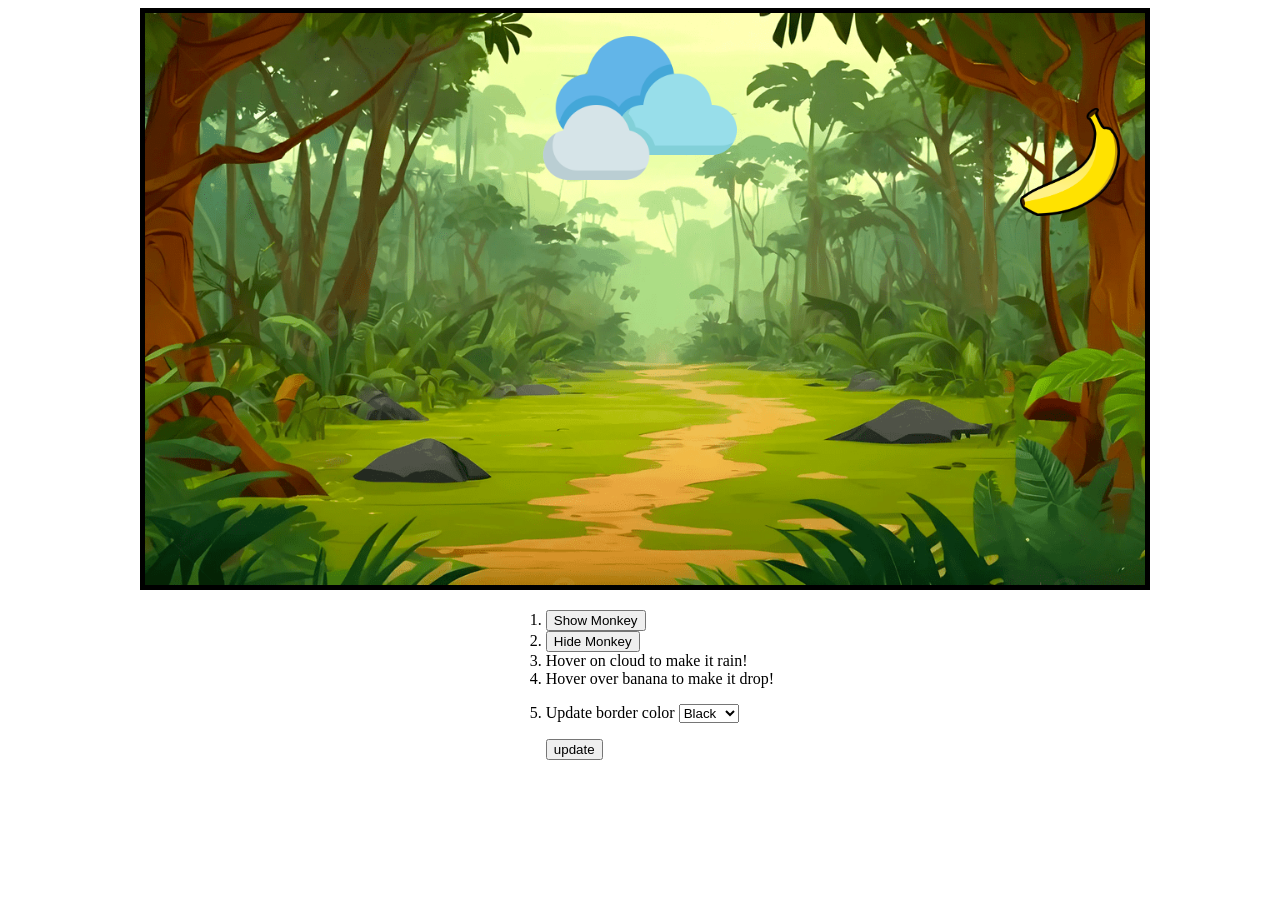
<file: week6/index.html>
<!doctype html>
<html lang="en">
  <head>
    <meta charset="UTF-8" />
    <meta name="viewport" content="width=device-width, initial-scale=1.0" />
    <title>Document</title>
    <style>
      @import url("https://fonts.googleapis.com/css2?family=Geologica:wght@400;600;700&display=swap");
    </style>
    <link rel="stylesheet" href="./styles.css" />
  </head>
  <body>
    <div class="forest-container">
      <img src="./assets/jungle.jpg" id="jungle" />
      <div>
        <img src="./assets/monkey.png" class="monkey" id="monkey" />
      </div>
      <div>
        <img src="./assets/clouds.png" class="clouds" id="clouds" />
      </div>
      <div>
        <img src="./assets/rain.png" class="rain" id="rain" />
      </div>
      <div>
        <img src="./assets/banana.png" class="banana" id="banana" />
      </div>
    </div>

    <div>
      <ol>
        <li>
          <button onclick="showMonkey()">Show Monkey</button>
        </li>
        <li>
          <button onclick="hideMonkey()">Hide Monkey</button>
        </li>
        <li>Hover on cloud to make it rain!</li>
        <li>Hover over banana to make it drop!</li>
        <li>
          <p>
            Update border color
            <select name="colors" id="colors">
              <option value="black">Black</option>
              <option value="red">Red</option>
              <option value="blue">Blue</option>
              <option value="green">Green</option>
            </select>
          </p>
          <button onclick="updateBorderColor()">update</button>
        </li>
      </ol>
    </div>

    <script src="script.js"></script>
  </body>
</html>
</file>
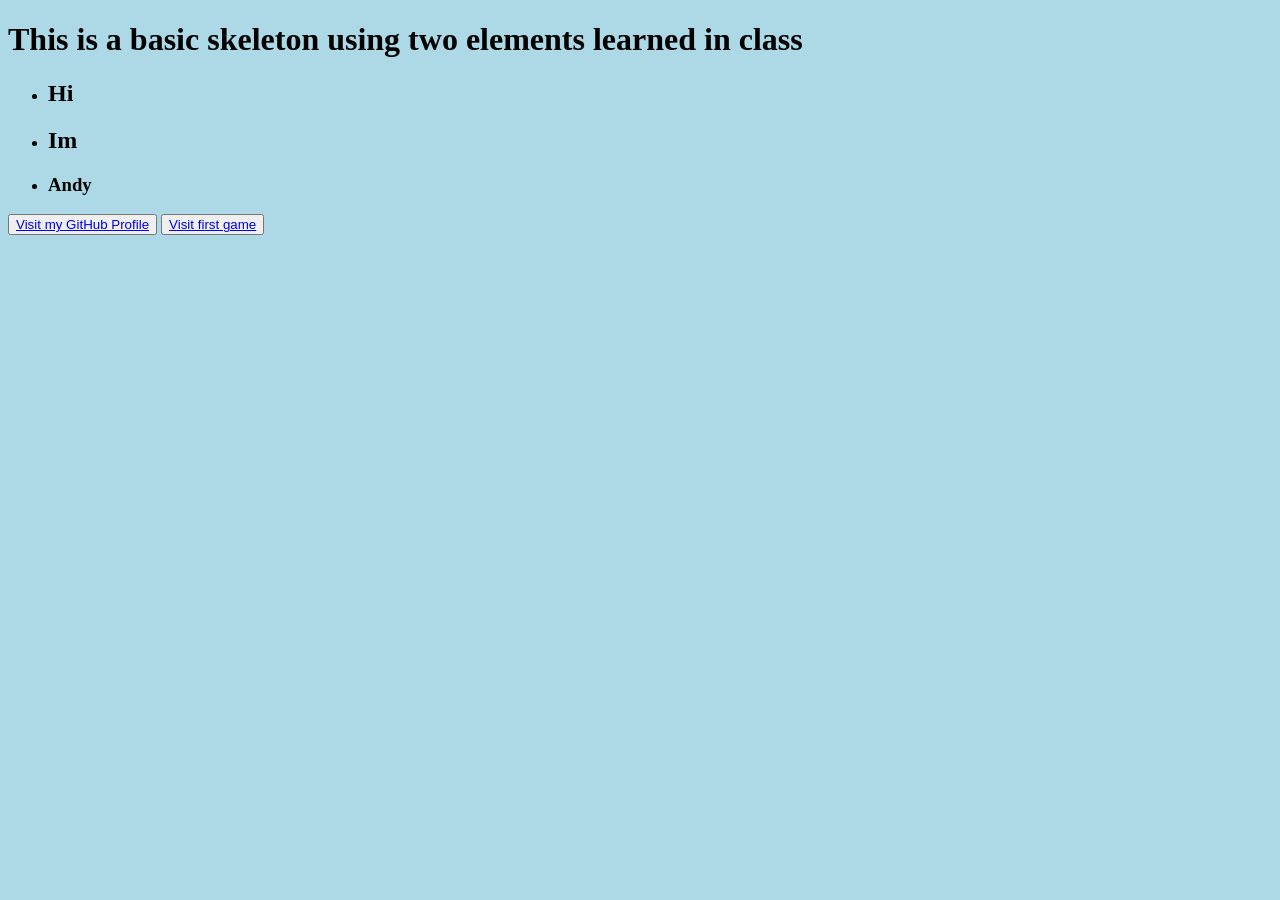
<file: week2/basicSkelelton/index.html>
<!doctype html>
<html lang="en">
  <head>
    <meta charset="UTF-8" />
    <meta name="viewport" content="width=device-width, initial-scale=1.0" />
    <title>Basic Skeleton Page</title>
  </head>
  <body style="background-color: lightblue">
    <h1>This is a basic skeleton using two elements learned in class</h1>

    <section class="element-group">
      <ul class="unorder-list">
        <li id="list-header-1"><h1>Hi</h1></li>
        <li id="list-header-2"><h2>Im</h2></li>
        <li id="list-header-3"><h3>Andy</h3></li>
      </ul>
      <div class="button-group">
        <button>
          <a href="https://github.com/4ndyle">Visit my GitHub Profile</a>
        </button>
        <button>
          <a href="https://4ndyle.github.io/week2/firstGame/"
            >Visit first game</a
          >
        </button>
      </div>
    </section>
  </body>
</html>
</file>
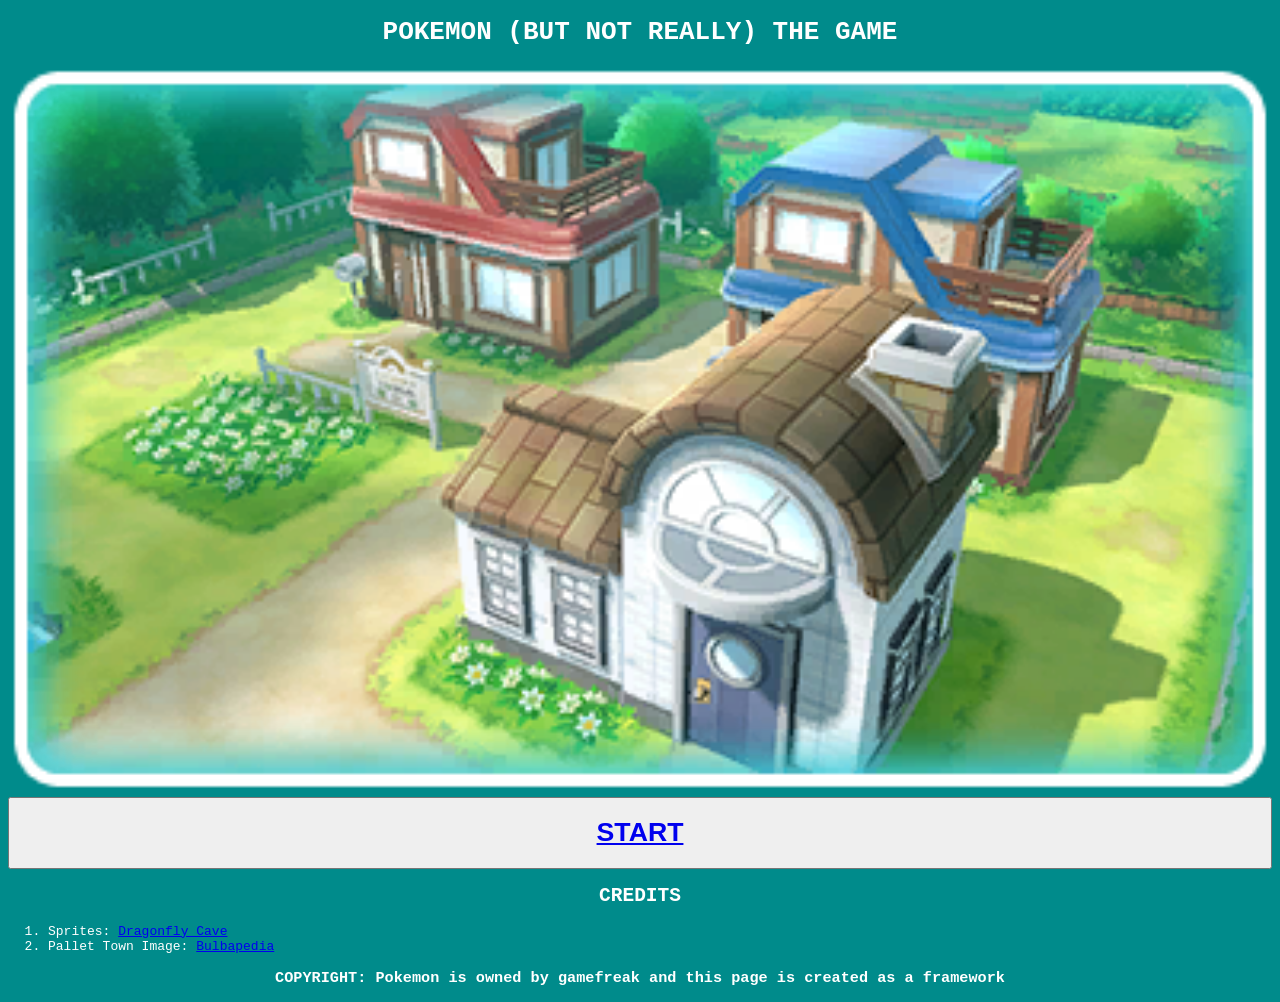
<file: week2/firstGame/index.html>
<!doctype html>
<html lang="en">
  <head>
    <meta charset="UTF-8" />
    <meta name="viewport" content="width=device-width, initial-scale=1.0" />
    <title>OUR FIRST GAME</title>
  </head>

  <body
    style="background-color: darkcyan; color: white; font-family: monospace"
  >
    <h1 style="color: white; font-family: monospace; text-align: center">
      POKEMON (BUT NOT REALLY) THE GAME
    </h1>

    <img
      src="./assets/pallet-town.png"
      aria-label="an image of pallet town from pokemon"
      style="width: 100%"
    />

    <button class="start-button" style="width: 100%">
      <h1>
        <a href="./game.html"> START </a>
      </h1>
    </button>

    <section>
      <h2 style="text-align: center">CREDITS</h2>
      <ol>
        <li>
          Sprites:
          <a href="https://www.dragonflycave.com/resources/sprite-generator/">
            Dragonfly Cave
          </a>
        </li>
        <li>
          Pallet Town Image:
          <a href="https://bulbapedia.bulbagarden.net/wiki/Pallet_Town">
            Bulbapedia</a
          >
        </li>
      </ol>
    </section>

    <h3 style="color: white; text-align: center; font-family: monospace">
      COPYRIGHT: Pokemon is owned by gamefreak and this page is created as a
      framework
    </h3>
  </body>
</html>
</file>
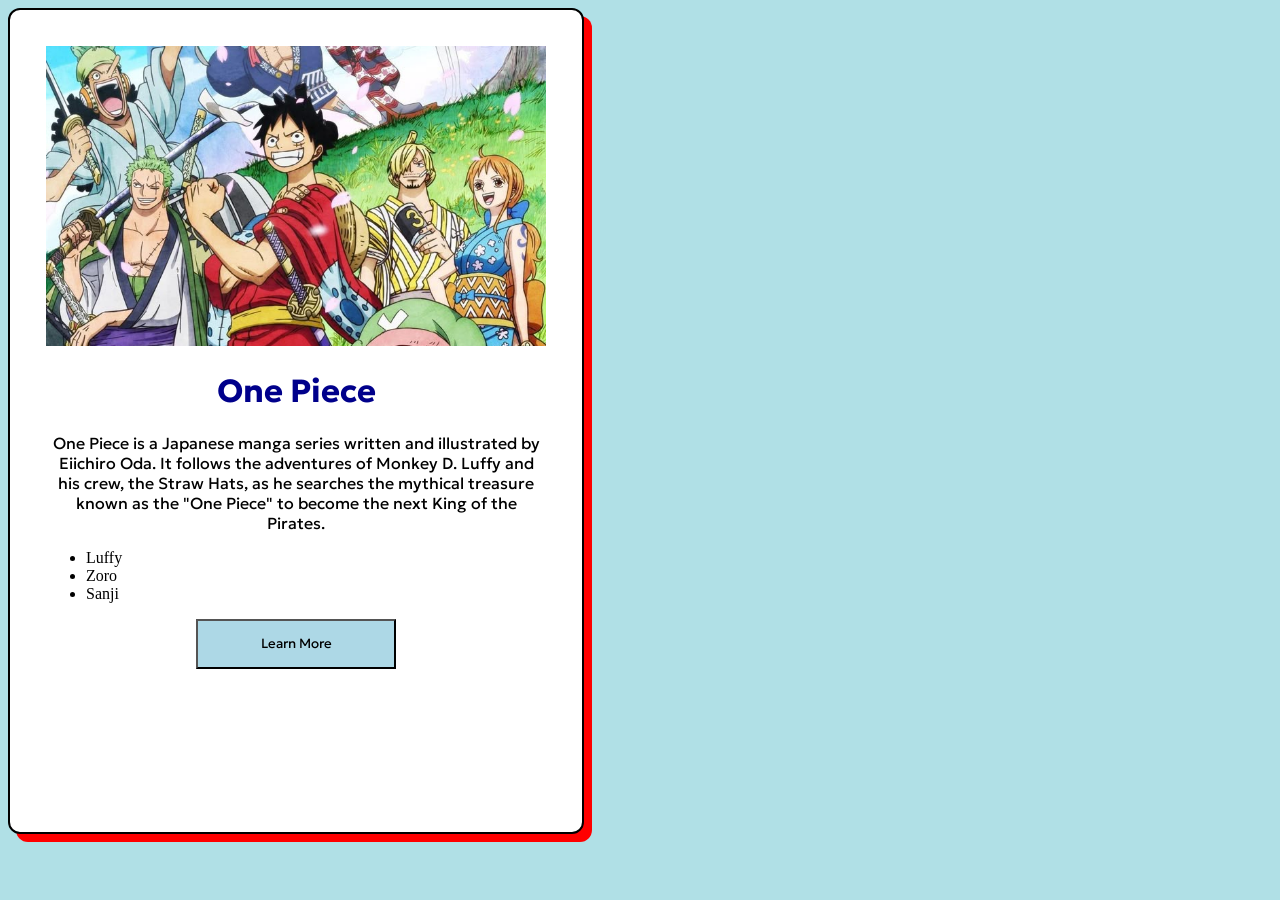
<file: week3/Homework/index.html>
<!doctype html>
<html lang="en">
  <head>
    <meta charset="UTF-8" />
    <meta name="viewport" content="width=device-width, initial-scale=1.0" />
    <title>Homework 3</title>
    <style>
      @import url("https://fonts.googleapis.com/css2?family=Geologica:wght@400;600;700&display=swap");
    </style>
    <link rel="stylesheet" href="styles.css" />
  </head>
  <body>
    <div class="card">
      <div>
        <img src="./assets/one-piece.jpg" />
        <h1>One Piece</h1>
        <p>
          One Piece is a Japanese manga series written and illustrated by
          Eiichiro Oda. It follows the adventures of Monkey D. Luffy and his
          crew, the Straw Hats, as he searches the mythical treasure known as
          the "One Piece" to become the next King of the Pirates.
        </p>
        <ul>
          <li>Luffy</li>
          <li>Zoro</li>
          <li>Sanji</li>
        </ul>
        <button>
          <a href="https://onepiece.fandom.com/wiki/One_Piece_Wiki"
            >Learn More</a
          >
        </button>
      </div>
    </div>
  </body>
</html>
</file>
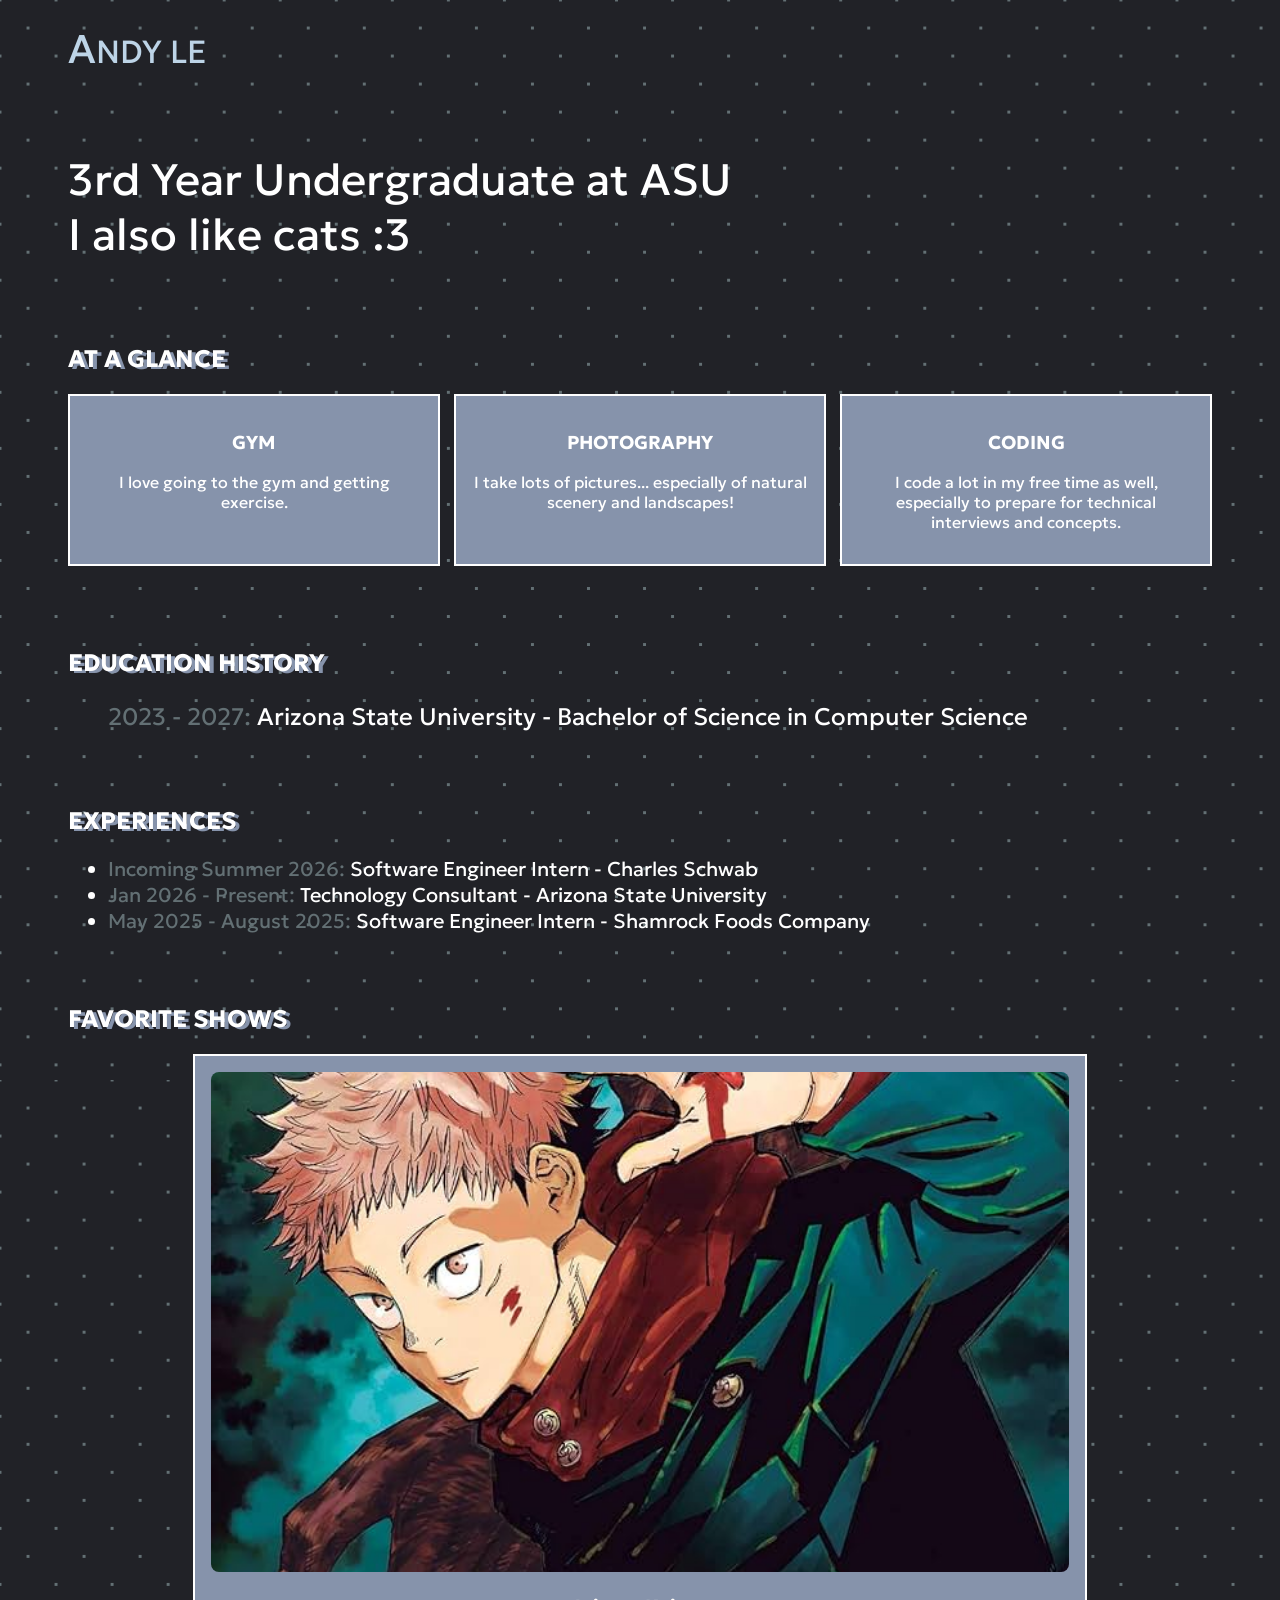
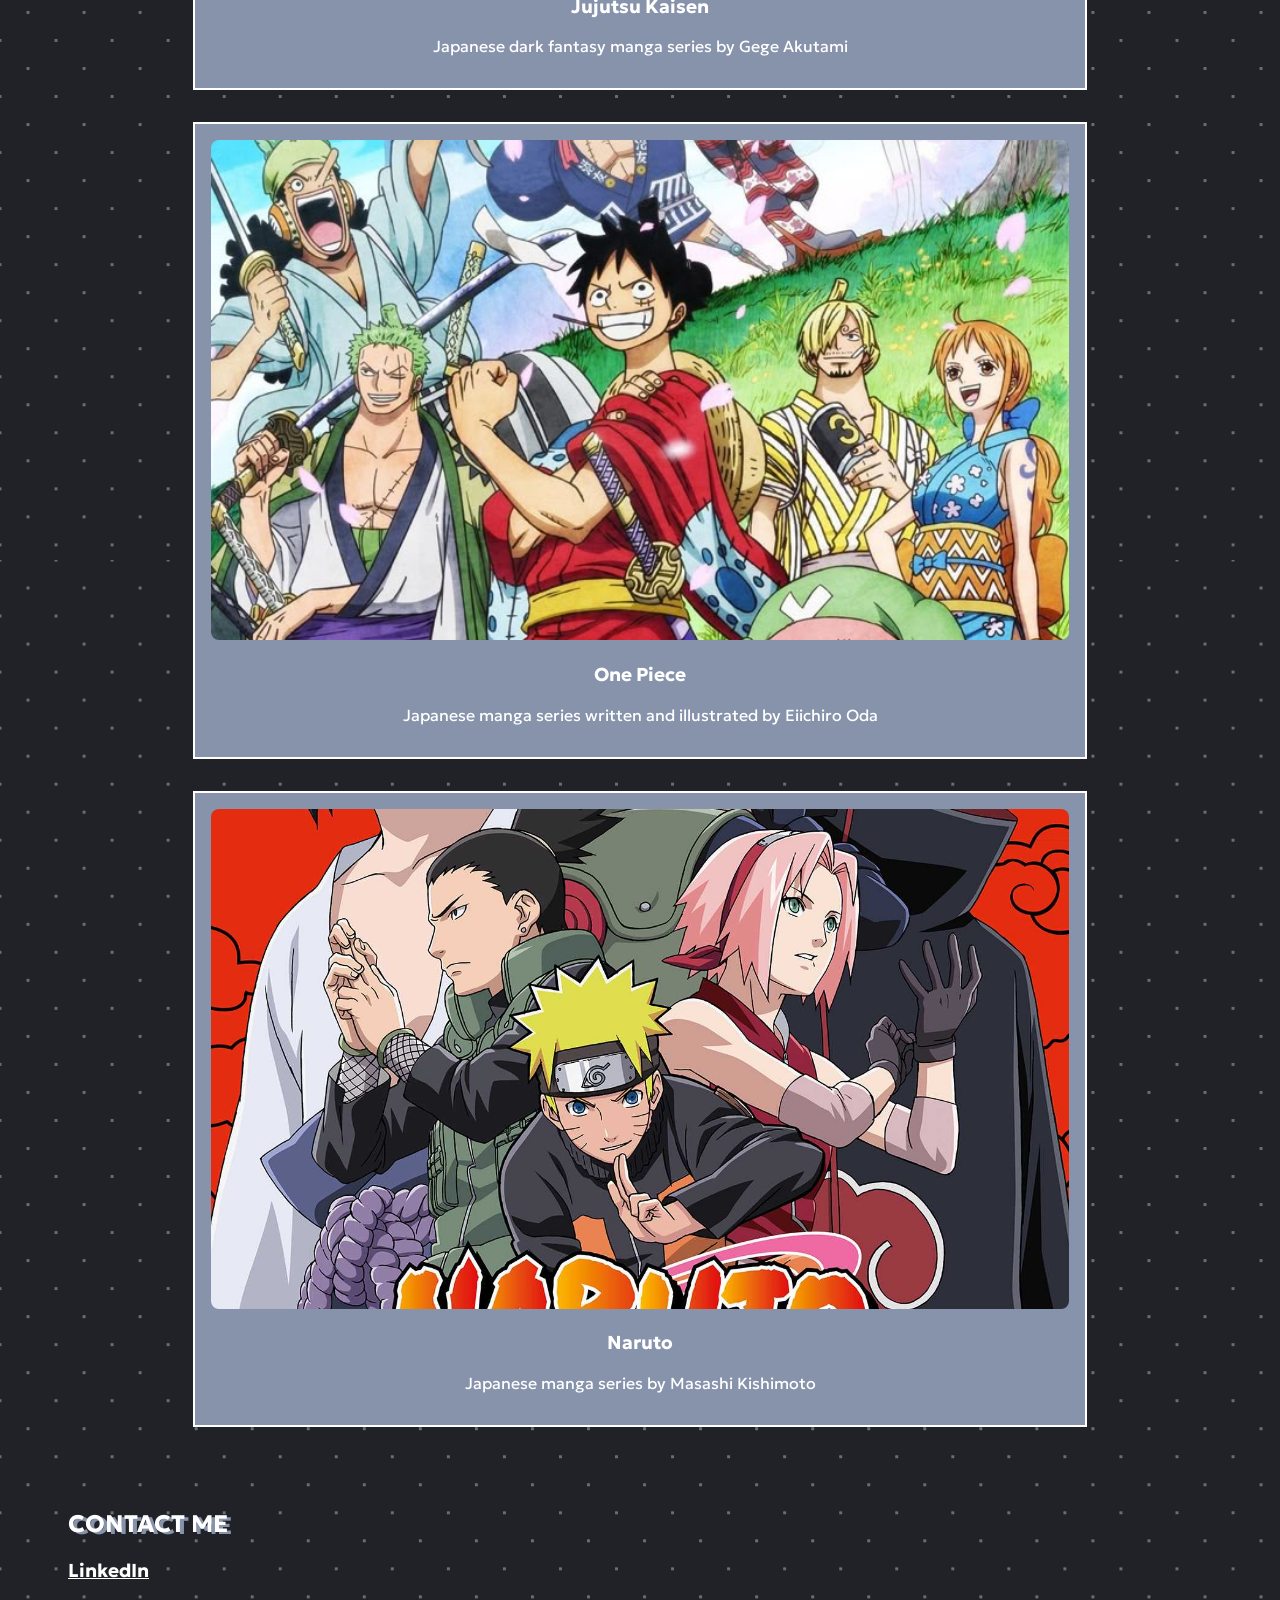
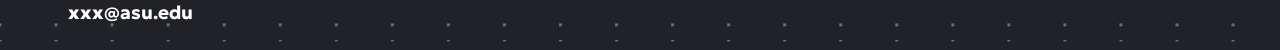
<file: week3/Portfolio/index.html>
<!doctype html>
<html lang="en">
  <head>
    <meta charset="UTF-8" />
    <meta name="viewport" content="width=device-width, initial-scale=1.0" />
    <title>ANDY // SAMPLE CSS PORTFOLIO</title>
    <style>
      @import url("https://fonts.googleapis.com/css2?family=Geologica:wght@400;600;700&display=swap");
    </style>
    <link rel="stylesheet" href="./styles.css" />
  </head>
  <body>
    <header>ANDY LE</header>
    <div class="title">
      3rd Year Undergraduate at ASU <br />I also like cats :3
    </div>

    <div class="atAGlance">
      <h2>at a glance</h2>
      <div class="cards">
        <div>
          <h3>GYM</h3>
          <p>I love going to the gym and getting exercise.</p>
        </div>
        <div>
          <h3>PHOTOGRAPHY</h3>
          <p>
            I take lots of pictures... especially of natural scenery and
            landscapes!
          </p>
        </div>
        <div>
          <h3>CODING</h3>
          <p>
            I code a lot in my free time as well, especially to prepare for
            technical interviews and concepts.
          </p>
        </div>
      </div>
    </div>

    <div class="education">
      <h2>EDUCATION HISTORY</h2>
      <ul>
        <li>
          <span class="year"> 2023 - 2027: </span>
          Arizona State University - Bachelor of Science in Computer Science
        </li>
      </ul>
    </div>

    <div class="experiences">
      <h2>Experiences</h2>
      <ul>
        <li>
          <span class="year"> Incoming Summer 2026: </span>
          Software Engineer Intern - Charles Schwab
        </li>
        <li>
          <span class="year"> Jan 2026 - Present: </span>
          Technology Consultant - Arizona State University
        </li>
        <li>
          <span class="year"> May 2025 - August 2025: </span>
          Software Engineer Intern - Shamrock Foods Company
        </li>
      </ul>
    </div>

    <div>
      <h2>FAVORITE SHOWS</h2>
      <section class="shows">
        <div class="cards">
          <div>
            <img src="./assets/jjk.jpg" />
            <h3>Jujutsu Kaisen</h3>
            <p>Japanese dark fantasy manga series by Gege Akutami</p>
          </div>
        </div>
        <div class="cards">
          <div>
            <img src="./assets/one-piece.jpg" />
            <h3>One Piece</h3>
            <p>Japanese manga series written and illustrated by Eiichiro Oda</p>
          </div>
        </div>
        <div class="cards">
          <div>
            <img src="./assets/naruto.jpg" />
            <h3>Naruto</h3>
            <p>Japanese manga series by Masashi Kishimoto</p>
          </div>
        </div>
      </section>
    </div>

    <footer>
      <h2>CONTACT ME</h2>
      <h3><a href="https://www.linkedin.com/in/4ndyle/">LinkedIn</a></h3>
      <h3>xxx@asu.edu</h3>
    </footer>
  </body>
</html>
</file>
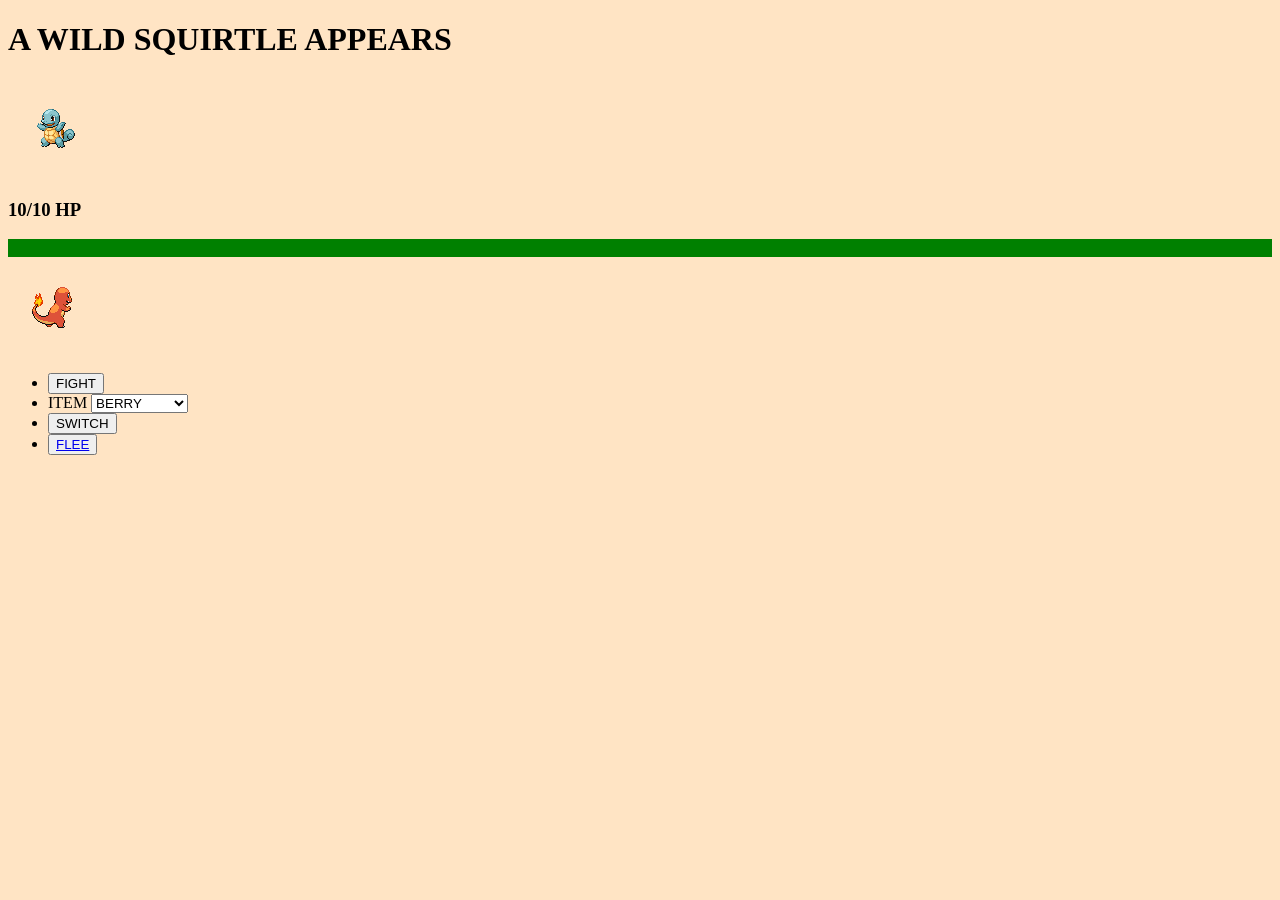
<file: week2/firstGame/game.html>
<!doctype html>
<html lang="en">
  <head>
    <meta charset="UTF-8" />
    <meta name="viewport" content="width=device-width, initial-scale=1.0" />
    <title>... Webpage wants to battle!</title>
  </head>
  <body clas="battle" style="background-color: bisque">
    <h1 id="squirtle">A WILD SQUIRTLE APPEARS</h1>
    <section class="squirte">
      <img src="./assets/squirtle-front.png" />
      <h3>10/10 HP</h3>
    </section>

    <div style="background-color: green">&nbsp;</div>

    <section class="charmander">
      <img src="./assets/charmander-back.png" />
      <ul>
        <li><button>FIGHT</button></li>
        <li>
          <label id="item" for="item-select"> ITEM </label>
          <select id="item-select">
            <option value="berry">BERRY</option>
            <option value="lemonade">LEMONADE</option>
          </select>
        </li>
        <li><button>SWITCH</button></li>
        <li>
          <button><a href="./index.html">FLEE</a></button>
        </li>
      </ul>
    </section>
  </body>
</html>
</file>
<file: week6/styles.css>
body {
  display: flex;
  justify-content: center;
  align-items: center;
  flex-direction: column;
}

.forest-container {
  position: relative;
  max-width: 1000px;
}

.forest-container > img {
  border: solid black 5px;
  width: 1000px;
}

.monkey {
  position: absolute;
  display: none;
  top: 0px;
  left: 0px;
  width: 200px;
  z-index: 10;
}

.clouds {
  position: absolute;
  display: block;
  top: 0px;
  right: 400px;
  width: 200px;
  z-index: 100;
}

.rain {
  position: absolute;
  display: none;
  top: 200px;
  right: 400px;
  width: 400px;
  z-index: 10;
  pointer-events: none;
}

.banana {
  position: absolute;
  display: block;
  top: 100px;
  right: 20px;
  width: 100px;
  z-index: 10;
}
</file>
<file: week3/Homework/styles.css>
body {
  background-color: powderblue;
}

.card {
  padding: 36px;
  background-color: white;
  width: 500px;
  height: 750px;
  margin-bottom: 12px;
  border: 2px solid black;
  border-radius: 12px;
  text-align: center;
  box-shadow: 8px 8px red;
}

.card img {
  width: 100%;
  height: 300px;
  object-fit: cover;
}

h1 {
  font-family: "Geologica", sans-serif;
  color: darkblue;
}

p {
  font-family: "Geologica", sans-serif;
}

button {
  background-color: lightblue;
  width: 200px;
  height: 50px;
  font-family: "Geologica", sans-serif;
  margin: auto;
}

button:hover {
  background: darkblue;
  color: white;
  cursor: pointer;
}

button a {
  text-decoration: none;
  color: inherit;
}

ul {
  text-align: left;
}
</file>
<file: week3/Portfolio/styles.css>
* {
  --lavender-grey: #8693abff;
  --pale-sky: #bdd4e7ff;
  --shadow-grey: #212227ff;
  --dim-grey: #637074ff;
  --powder-blue: #aab9cfff;
  color: white;
}

body {
  font-family: "Geologica", sans-serif;
  background-image: url("./assets/pattern.png");
  padding-left: 60px;
  padding-right: 60px;
  display: flex;
  flex-direction: column;
  gap: 30px;
}

header {
  padding-top: 16px;
  padding-bottom: 16px;
  margin-bottom: 32px;
  font-size: 32px;
  color: var(--pale-sky);
}

header::first-letter {
  font-size: 40px;
}

.cards {
  display: flex;
  gap: 14px;
}

.title {
  font-size: 44px;
  margin-bottom: 32px;
}

h2 {
  text-transform: uppercase;
  text-shadow: 4px 2px 0px var(--lavender-grey);
}

.cards div {
  background-color: var(--lavender-grey);
  padding: 16px;
  border: 2px white solid;
  width: 75%;
  margin-left: auto;
  margin-right: auto;
  margin-bottom: 32px;

  transition: all 500ms;
}

.cards h3 {
  text-align: center;
}

.cards p {
  text-align: center;
}

.cards div:hover {
  /* box-shadow: -8px 0px var(--dim-grey); */
  border-left-color: var(--dim-grey);
  border-left-width: 16px;
}

.cards div > img {
  width: 100%;
  height: 500px;
  object-fit: cover;
  border-radius: 8px;
}

.education > ul {
  font-size: 24px;
  list-style: none;
}

.experiences > ul {
  font-size: 20px;
}

.year {
  color: var(--dim-grey);
}
</file>
